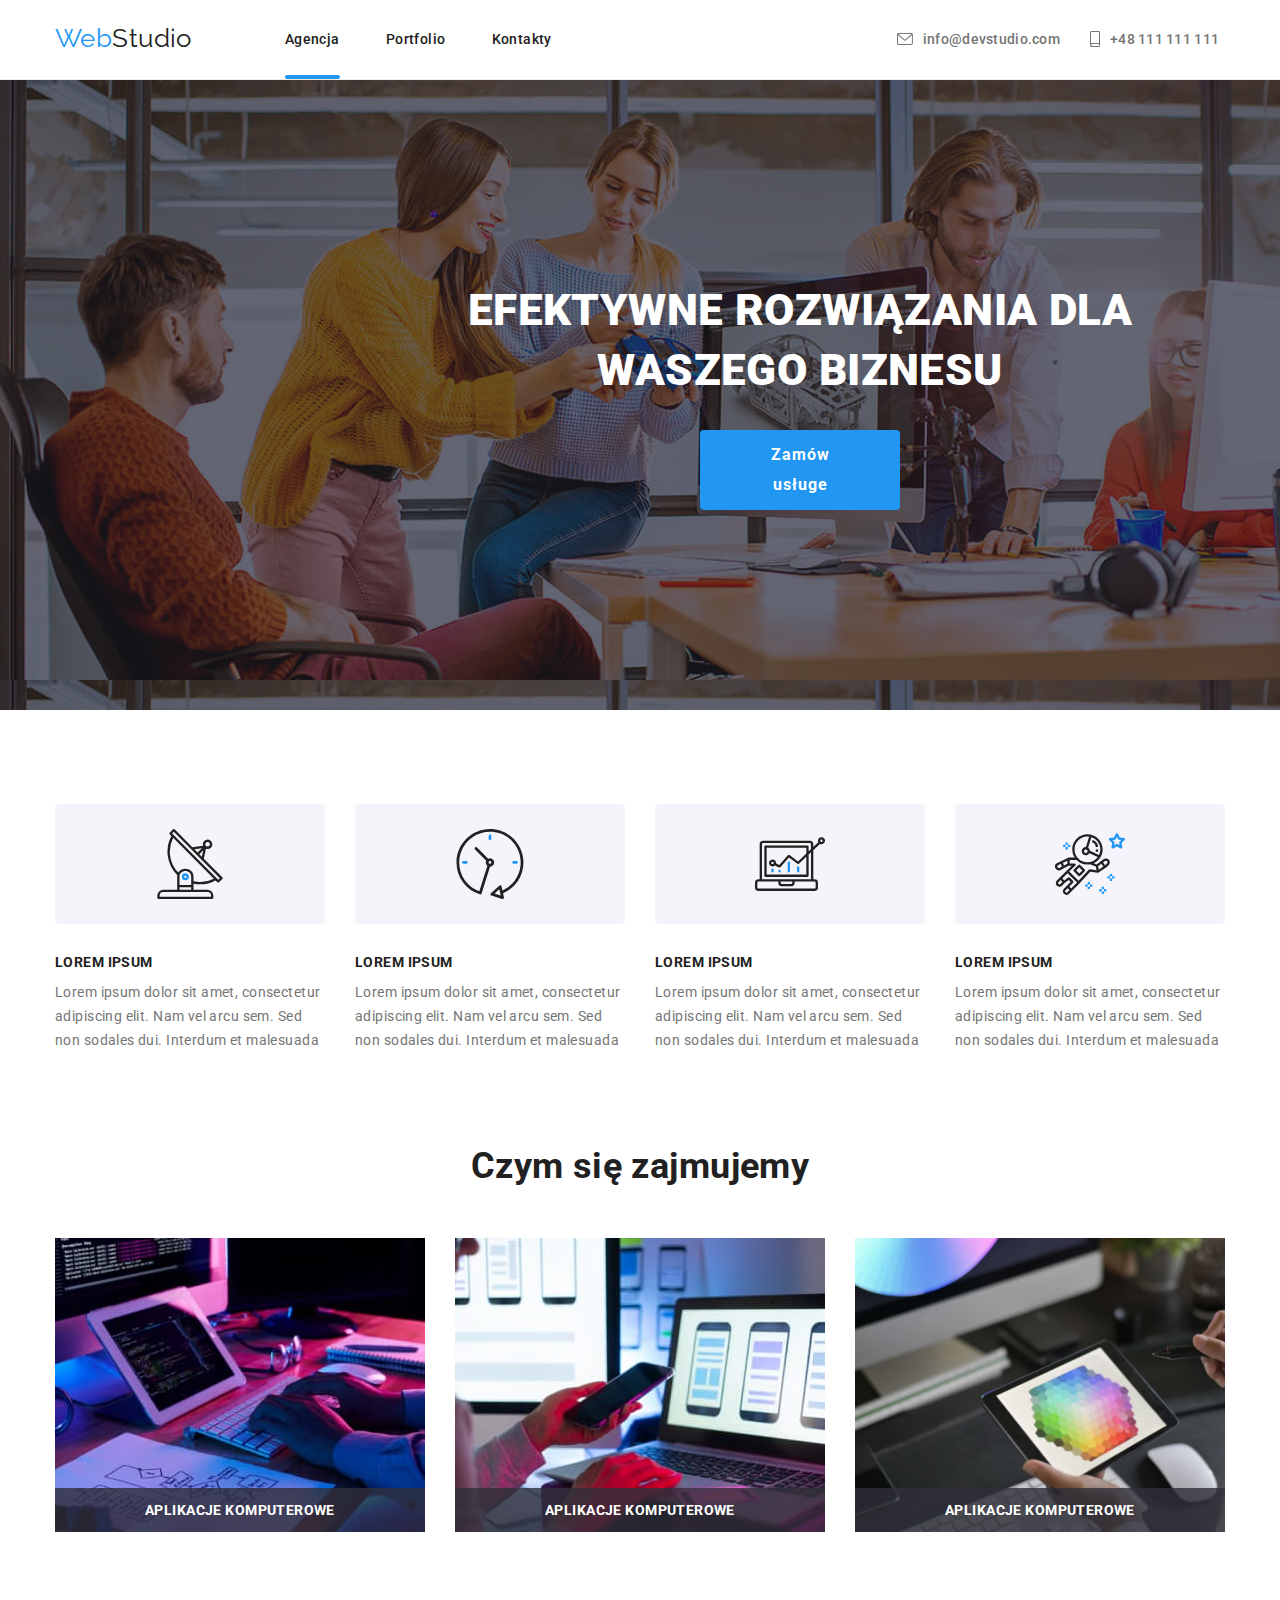
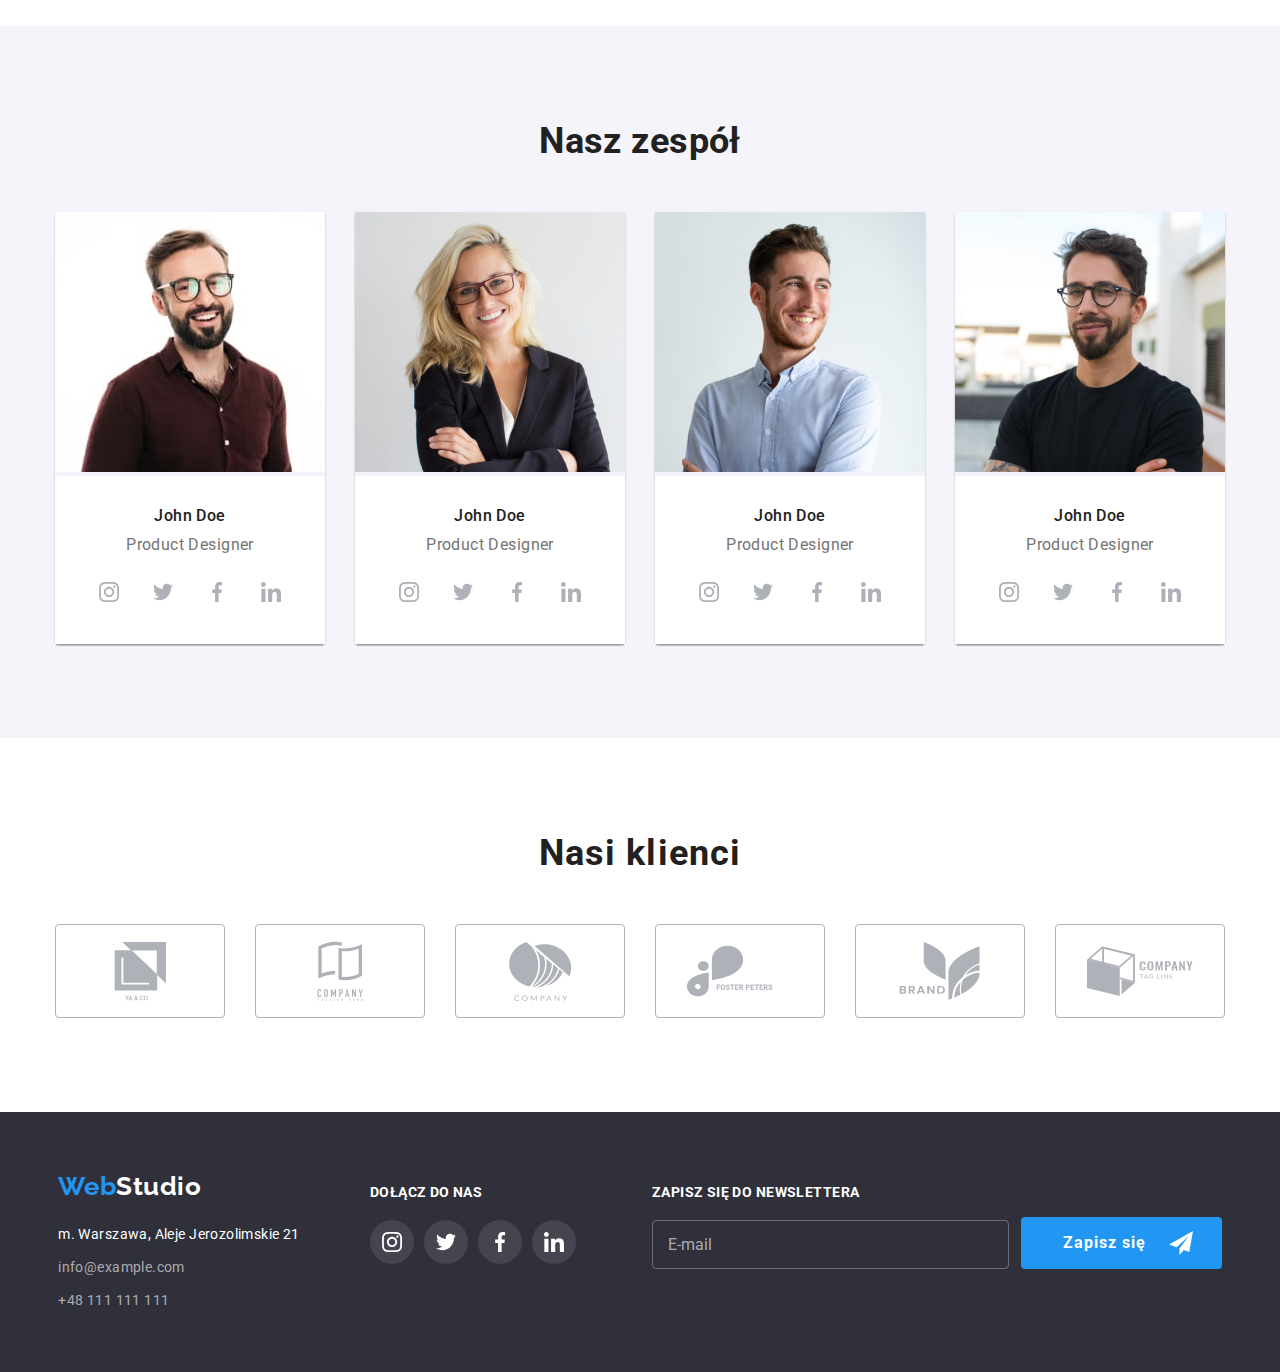
<file: index.html>
<!DOCTYPE html>
<html lang="pl">
  <head>
    <meta charset="UTF-8" />
    <meta http-equiv="X-UA-Compatible" content="IE=edge" />
    <meta name="viewport" content="width=device-width, initial-scale=1.0" />
    <title>Main page</title>
    <link rel="stylesheet" href="css/normalize.css" />
    <link rel="stylesheet" href="css/style.css" />
    <link rel="preconnect" href="https://fonts.googleapis.com" />
    <link rel="preconnect" href="https://fonts.gstatic.com" crossorigin />
    <link
      href="https://fonts.googleapis.com/css2?family=Raleway:wght@700&family=Roboto:wght@400;500;700;900&display=swap"
      rel="stylesheet"
    />
  </head>

  <body>
    <header class="header">
      <div class="container">
        <nav class="navigation">
          <ul class="nav-links">
            <li>
              <a href="index.html" class="logo"
                >Web<span class="logo--header">Studio</span></a
              >
            </li>
            <li>
              <a href="index.html" class="link link--space">
                <p class="link__underline">Agencja</p></a
              >
            </li>
            <li>
              <a href="portfolio.html" class="link link--space">Portfolio</a>
            </li>
            <li>
              <a href="" class="link link--last-item">Kontakty</a>
            </li>
          </ul>
          <ul class="nav-contacts nav-contacts--space">
            <li class="nav-contact">
              <a class="nav-contact__link" href="mailto:info@devstudio.com">
                <svg
                  class="nav-contact__link--space-icon"
                  width="16px"
                  height="12px"
                >
                  <use href="images/icons.svg#icon-envelope"></use>
                </svg>
                info@devstudio.com</a
              >
            </li>
            <li class="nav-contact">
              <a class="nav-contact__link" href="tel:+48111111111"
                ><svg
                  class="nav-contact__link--space-icon"
                  width="10px"
                  height="16px"
                >
                  <use href="images/icons.svg#icon-smartphone"></use>
                </svg>
                +48 111 111 111</a
              >
            </li>
          </ul>
        </nav>
      </div>
    </header>
    <main>
      <section>
        <div class="container-main main-section">
          <h1 class="main-section__text">
            EFEKTYWNE ROZWIĄZANIA DLA WASZEGO BIZNESU
          </h1>
          <button class="main-section__btn" data-modal-open type="button">
            Zamów usługe
          </button>
        </div>
      </section>
      <section>
        <ul class="container section-information">
          <li class="section-information-box">
            <div class="section-information-box__image">
              <svg
                class="section-information-box__image--position"
                width="70px"
                height="70px"
              >
                <use href="images/icons.svg#icon-antenna"></use>
              </svg>
            </div>
            <h3 class="section-information-box__title">LOREM IPSUM</h3>
            <p class="section-information-box__text">
              Lorem ipsum dolor sit amet, consectetur adipiscing elit. Nam vel
              arcu sem. Sed non sodales dui. Interdum et malesuada
            </p>
          </li>
          <li class="section-information-box">
            <div class="section-information-box__image">
              <svg
                class="section-information-box__image--position"
                width="70px"
                height="70px"
              >
                <use href="images/icons.svg#icon-clock"></use>
              </svg>
            </div>
            <h3 class="section-information-box__title">LOREM IPSUM</h3>
            <p class="section-information-box__text">
              Lorem ipsum dolor sit amet, consectetur adipiscing elit. Nam vel
              arcu sem. Sed non sodales dui. Interdum et malesuada
            </p>
          </li>
          <li class="section-information-box">
            <div class="section-information-box__image">
              <svg
                class="section-information-box__image--position"
                width="70px"
                height="70px"
              >
                <use href="images/icons.svg#icon-diagram"></use>
              </svg>
            </div>
            <h3 class="section-information-box__title">LOREM IPSUM</h3>
            <p class="section-information-box__text">
              Lorem ipsum dolor sit amet, consectetur adipiscing elit. Nam vel
              arcu sem. Sed non sodales dui. Interdum et malesuada
            </p>
          </li>
          <li class="section-information-box">
            <div class="section-information-box__image">
              <svg
                class="section-information-box__image--position"
                width="70px"
                height="70px"
              >
                <use href="images/icons.svg#icon-astronaut"></use>
              </svg>
            </div>
            <h3 class="section-information-box__title">LOREM IPSUM</h3>
            <p class="section-information-box__text">
              Lorem ipsum dolor sit amet, consectetur adipiscing elit. Nam vel
              arcu sem. Sed non sodales dui. Interdum et malesuada
            </p>
          </li>
        </ul>
      </section>
      <section>
        <div class="container section-description">
          <h2 class="section-description__title">Czym się zajmujemy</h2>
          <ul class="section-description-imgbox">
            <li class="section-description-imgbox-item">
              <img
                class="section-description-imgbox-item__img"
                src="images/box1.jpg"
                width="370"
                height="294"
                alt="box1"
              />
              <div class="section-description-imgbox-item__text">
                <p>APLIKACJE KOMPUTEROWE</p>
              </div>
            </li>
            <li class="section-description-imgbox-item">
              <img
                class="section-description-imgbox-item__img"
                src="images/box2.jpg"
                width="370"
                height="294"
                alt="box1"
              />
              <div class="section-description-imgbox-item__text">
                <p>APLIKACJE KOMPUTEROWE</p>
              </div>
            </li>
            <li class="section-description-imgbox-item">
              <img
                class="section-description-imgbox-item__img"
                src="images/box3.jpg"
                width="370"
                height="294"
                alt="box1"
              />
              <div class="section-description-imgbox-item__text">
                <p>APLIKACJE KOMPUTEROWE</p>
              </div>
            </li>
          </ul>
        </div>
      </section>
      <section class="section-team--bg-color">
        <div class="container section-team">
          <h2 class="section-team__title">Nasz zespół</h2>
          <ul class="team-members">
            <li>
              <figure class="team-member__foto">
                <img
                  src="images/productdesigner.jpg"
                  width="270"
                  height="260"
                  alt="Product designer"
                />
                <figcaption class="team-member__information">
                  <span class="team-member__information--name">John Doe</span>
                  <p class="team-member__information--work-position">
                    Product Designer
                  </p>
                  <ul class="team-member-social-links">
                    <li>
                      <a class="team-member-social-links__img" href="#">
                        <svg svg width="20px" height="20px">
                          <use href="images/icons.svg#icon-instagram"></use>
                        </svg>
                      </a>
                    </li>
                    <li>
                      <a class="team-member-social-links__img" href="#">
                        <svg svg width="20px" height="20px">
                          <use href="images/icons.svg#icon-twitter"></use>
                        </svg>
                      </a>
                    </li>
                    <li>
                      <a class="team-member-social-links__img" href="#">
                        <svg svg width="20px" height="20px">
                          <use href="images/icons.svg#icon-facebook"></use>
                        </svg>
                      </a>
                    </li>
                    <li>
                      <a class="team-member-social-links__img" href="#">
                        <svg svg width="20px" height="20px">
                          <use href="images/icons.svg#icon-linkedin"></use>
                        </svg>
                      </a>
                    </li>
                  </ul>
                </figcaption>
              </figure>
            </li>
            <li>
              <figure class="team-member__foto">
                <img
                  src="images/frontendeveloper.jpg"
                  width="270"
                  height="260"
                  alt="Product designer"
                />
                <figcaption class="team-member__information">
                  <span class="team-member__information--name">John Doe</span>
                  <p class="team-member__information--work-position">
                    Product Designer
                  </p>
                  <ul class="team-member-social-links">
                    <li>
                      <a class="team-member-social-links__img" href="#">
                        <svg svg width="20px" height="20px">
                          <use href="images/icons.svg#icon-instagram"></use>
                        </svg>
                      </a>
                    </li>
                    <li>
                      <a class="team-member-social-links__img" href="#">
                        <svg svg width="20px" height="20px">
                          <use href="images/icons.svg#icon-twitter"></use>
                        </svg>
                      </a>
                    </li>
                    <li>
                      <a class="team-member-social-links__img" href="#">
                        <svg svg width="20px" height="20px">
                          <use href="images/icons.svg#icon-facebook"></use>
                        </svg>
                      </a>
                    </li>
                    <li>
                      <a class="team-member-social-links__img" href="#">
                        <svg svg width="20px" height="20px">
                          <use href="images/icons.svg#icon-linkedin"></use>
                        </svg>
                      </a>
                    </li>
                  </ul>
                </figcaption>
              </figure>
            </li>
            <li>
              <figure class="team-member__foto">
                <img
                  src="images/marketing.jpg"
                  width="270"
                  height="260"
                  alt="Product designer"
                />
                <figcaption class="team-member__information">
                  <span class="team-member__information--name">John Doe</span>
                  <p class="team-member__information--work-position">
                    Product Designer
                  </p>
                  <ul class="team-member-social-links">
                    <li>
                      <a class="team-member-social-links__img" href="#">
                        <svg svg width="20px" height="20px">
                          <use href="images/icons.svg#icon-instagram"></use>
                        </svg>
                      </a>
                    </li>
                    <li>
                      <a class="team-member-social-links__img" href="#">
                        <svg svg width="20px" height="20px">
                          <use href="images/icons.svg#icon-twitter"></use>
                        </svg>
                      </a>
                    </li>
                    <li>
                      <a class="team-member-social-links__img" href="#">
                        <svg svg width="20px" height="20px">
                          <use href="images/icons.svg#icon-facebook"></use>
                        </svg>
                      </a>
                    </li>
                    <li>
                      <a class="team-member-social-links__img" href="#">
                        <svg svg width="20px" height="20px">
                          <use href="images/icons.svg#icon-linkedin"></use>
                        </svg>
                      </a>
                    </li>
                  </ul>
                </figcaption>
              </figure>
            </li>
            <li>
              <figure class="team-member__foto">
                <img
                  src="images/uidesigner.jpg"
                  width="270"
                  height="260"
                  alt="Product designer"
                />
                <figcaption class="team-member__information">
                  <span class="team-member__information--name">John Doe</span>
                  <p class="team-member__information--work-position">
                    Product Designer
                  </p>
                  <ul class="team-member-social-links">
                    <li>
                      <a class="team-member-social-links__img" href="#">
                        <svg svg width="20px" height="20px">
                          <use href="images/icons.svg#icon-instagram"></use>
                        </svg>
                      </a>
                    </li>
                    <li>
                      <a class="team-member-social-links__img" href="#">
                        <svg svg width="20px" height="20px">
                          <use href="images/icons.svg#icon-twitter"></use>
                        </svg>
                      </a>
                    </li>
                    <li>
                      <a class="team-member-social-links__img" href="#">
                        <svg svg width="20px" height="20px">
                          <use href="images/icons.svg#icon-facebook"></use>
                        </svg>
                      </a>
                    </li>
                    <li>
                      <a class="team-member-social-links__img" href="#">
                        <svg svg width="20px" height="20px">
                          <use href="images/icons.svg#icon-linkedin"></use>
                        </svg>
                      </a>
                    </li>
                  </ul>
                </figcaption>
              </figure>
            </li>
          </ul>
        </div>
      </section>
      <section>
        <div class="container section-customers">
          <h2 class="section-customers__title">Nasi klienci</h2>
          <div>
            <ul class="section-customers-box">
              <li class="section-customers-box__item">
                <a href="#">
                  <svg height="60px" width="106px">
                    <use href="images/icons.svg#icon-group"></use>
                  </svg>
                </a>
              </li>
              <li class="section-customers-box__item">
                <a href="#">
                  <svg height="60px" width="106px">
                    <use href="images/icons.svg#icon-group-1"></use>
                  </svg>
                </a>
              </li>
              <li class="section-customers-box__item">
                <a href="#">
                  <svg height="60px" width="106px">
                    <use href="images/icons.svg#icon-group-2"></use>
                  </svg>
                </a>
              </li>
              <li class="section-customers-box__item">
                <a href="#">
                  <svg height="60px" width="106px">
                    <use href="images/icons.svg#icon-group-3"></use>
                  </svg>
                </a>
              </li>
              <li class="section-customers-box__item">
                <a href="#">
                  <svg height="60px" width="106px">
                    <use href="images/icons.svg#icon-group-4"></use>
                  </svg>
                </a>
              </li>
              <li class="section-customers-box__item">
                <a href="#">
                  <svg height="60px" width="106px">
                    <use href="images/icons.svg#icon-group-5"></use>
                  </svg>
                </a>
              </li>
            </ul>
          </div>
        </div>
      </section>
    </main>
    <footer class="footer footer--bg-footer container">
      <div class="footer-contactsbox footer-contactsbox--spaces">
        <a href="index.html" class="logo"
          >Web<span class="logo--footer">Studio</span></a
        >
        <address>
          <ul class="footer-contacts footer-contacts--spaces">
            <li class="footer-contacts__adress">
              <p class="footer-contacts__adress--spaces">
                m. Warszawa, Aleje Jerozolimskie 21
              </p>
            </li>
            <li class="footer-contacts__link--spaces">
              <a class="footer-contacts__link" href="mailto:info@example.com"
                >info@example.com</a
              >
            </li>
            <li class="footer-contacts__link--spaces">
              <a class="footer-contacts__link" href="tel:+48111111111"
                >+48 111 111 111</a
              >
            </li>
          </ul>
        </address>
      </div>
      <div class="footer-socialbox footer-socialbox--spaces">
        <p class="footer-socialbox-text">DOŁĄCZ DO NAS</p>
        <ul class="footer-socialbox-linksbox">
          <li>
            <a class="footer-socialbox-linksbox__link" href="#">
              <svg width="20px" height="20px">
                <use href="images/icons.svg#icon-instagram"></use>
              </svg>
            </a>
          </li>
          <li>
            <a class="footer-socialbox-linksbox__link" href="#">
              <svg width="20px" height="20px">
                <use href="images/icons.svg#icon-twitter"></use>
              </svg>
            </a>
          </li>
          <li>
            <a class="footer-socialbox-linksbox__link" href="#">
              <svg width="20px" height="20px">
                <use href="images/icons.svg#icon-facebook"></use>
              </svg>
            </a>
          </li>
          <li>
            <a class="footer-socialbox-linksbox__link" href="#">
              <svg width="20px" height="20px">
                <use href="images/icons.svg#icon-linkedin"></use>
              </svg>
            </a>
          </li>
        </ul>
      </div>
      <form class="form-footer form-footer--spaces" action="#">
        <div class="form-footer-emailnewsletter">
          <label for="email">
            <p class="form-footer-emailnewsletter__text">
              Zapisz się do newslettera
            </p>
            <input
              class="form-footer-emailnewsletter__input-area"
              type="email"
              id="email"
              name="emailnewsletter"
              placeholder="E-mail"
              required
            />
          </label>
          <button type="submit" class="form-footer-emailnewsletter__btn">
            Zapisz&nbsp;się
            <svg
              class="form-footer-emailnewsletter__btn--positionsvg"
              width="24px"
              height="24px"
            >
              <use href="images/icons.svg#icon-icon-send"></use>
            </svg>
          </button>
        </div>
      </form>
    </footer>
    <div class="modal modal--is-hidden" data-modal>
      <div class="modal-window">
        <form action="#" validate class="modal-window-form">
          <h2 class="modal-window-form__title">
            Zostaw swoje dane w formularzu poniżej
          </h2>
          <div class="modal-window-form-mainpart">
            <div class="modal-window-form-mainpart-box">
              <label for="name">
                <p class="modal-window-form-mainpart-box__text">Imie</p>
                <div class="modal-window-form-mainpart-box-inputbox">
                  <svg
                    class="modal-window-form-mainpart-box-inputbox__svg"
                    width="12px"
                    height="12px"
                  >
                    <use href="images/icons.svg#icon-person"></use>
                  </svg>
                  <input
                    class="modal-window-form-mainpart-box-inputbox__inputarea"
                    id="name"
                    type="text"
                    name="name"
                    pattern="[a-zA-Z0-9\s]+"
                    required
                    placeholder=""
                  />
                </div>
              </label>
            </div>
            <div class="modal-window-form-mainpart-box">
              <label for="telefon">
                <p class="modal-window-form-mainpart-box__text">Telefon</p>
                <div class="modal-window-form-mainpart-box-inputbox">
                  <svg
                    class="modal-window-form-mainpart-box-inputbox__svg"
                    width="13px"
                    height="13px"
                  >
                    <use href="images/icons.svg#icon-tel-1"></use>
                  </svg>
                  <input
                    class="modal-window-form-mainpart-box-inputbox__inputarea"
                    id="telefon"
                    type="text"
                    name="customer_tel"
                    pattern="[7-9]{1}[0-9]{8}"
                    title="Phone number with 7-9 and remaing 9 digit with 0-9"
                    required
                    placeholder=""
                  />
                </div>
              </label>
            </div>
            <div class="modal-window-form-mainpart-box">
              <label for="email_form">
                <p class="modal-window-form-mainpart-box__text">Email</p>
                <div class="modal-window-form-mainpart-box-inputbox">
                  <svg
                    class="modal-window-form-mainpart-box-inputbox__svg"
                    width="15px"
                    height="12px"
                  >
                    <use href="images/icons.svg#icon-letter-2"></use>
                  </svg>
                  <input
                    class="modal-window-form-mainpart-box-inputbox__inputarea"
                    id="email_form"
                    type="email"
                    name="customer_mail"
                    required
                    placeholder=""
                  />
                </div>
              </label>
            </div>
            <div class="modal-window-form-mainpart-box">
              <label for="comments">
                <p class="modal-window-form-mainpart-box__text">Komentarz</p>
              </label>
              <textarea
                class="modal-window-form-mainpart-box__textarea"
                name=""
                rows="8"
                id="comments"
                type="textarea"
                name="customer_comments"
                placeholder="Wprowadź tekst"
              >
              </textarea>
            </div>
          </div>
          <label class="modal-window-form-chekbox" for="checkbox_form">
            <input
              class="modal-window-form-chekbox__input"
              id="checkbox_form"
              type="checkbox"
              name="customeragreement"
            />
            <svg class="modal-window-form-chekbox__svg" width="16px" height="15px">
              <use href="images/icons.svg#icon-check"></use>
            </svg>
            Oświadczam iż akceptuję&nbsp;<a class="modal-window-form-chekbox_link" href="#">Regulamin</a
            >&nbsp;i&nbsp;<a class="modal-window-form-chekbox_link" href="#">Politykę Prywatności.</a>
          </label>
          <button class="modal-window-form-btn" type="submit">Wyślij</button>
        </form>
        <button class="modal-window-closebtn" data-modal-close>
          &times;
        </button>
      </div>
    </div>
    <script src="./js/modal.js"></script>
  </body>
</html>
</file>
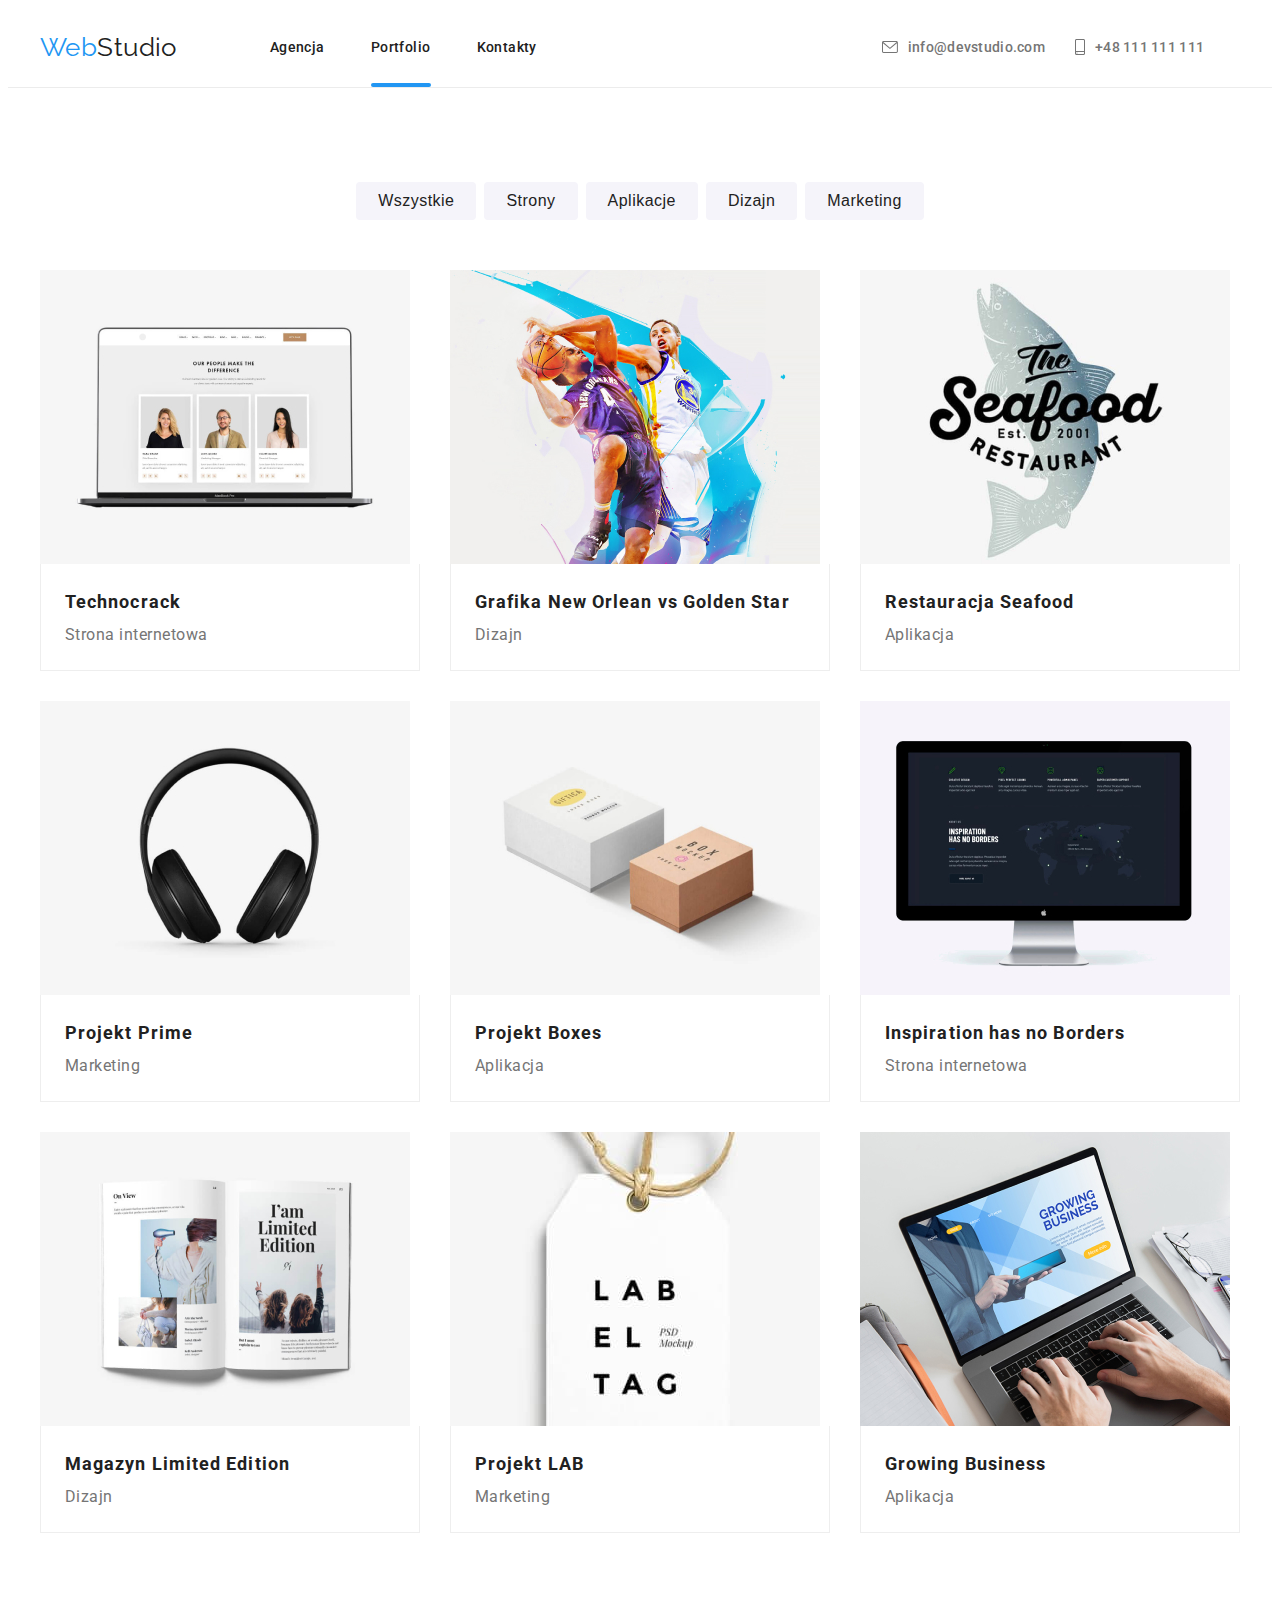
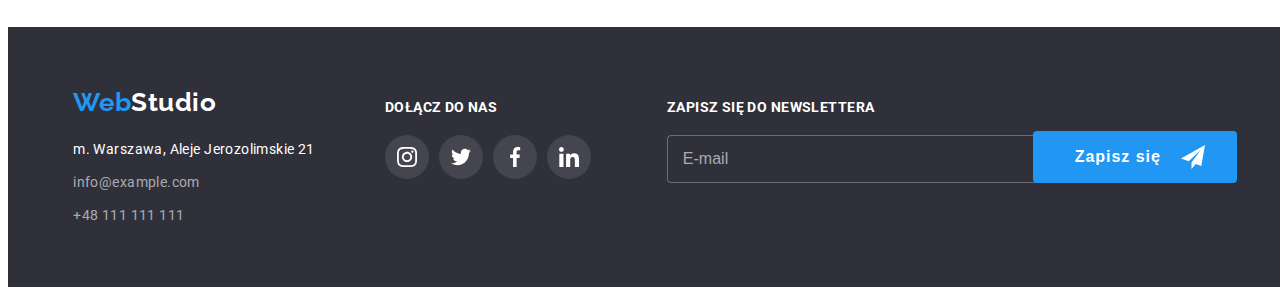
<file: portfolio.html>
<!DOCTYPE html>
<html lang="pl">
  <head>
    <meta charset="UTF-8" />
    <meta http-equiv="X-UA-Compatible" content="IE=edge" />
    <meta name="viewport" content="width=device-width, initial-scale=1.0" />
    <title>Portfolio</title>
    <link
      rel="stylesheet"
      href="https://cdnjs.cloudflare.com/ajax/libs/modern-normalize/1.1.0/modern-normalize.min.css"
      integrity="sha512-wpPYUAdjBVSE4KJnH1VR1HeZfpl1ub8YT/NKx4PuQ5NmX2tKuGu6U/JRp5y+Y8XG2tV+wKQpNHVUX03MfMFn9Q=="
      crossorigin="anonymous"
      referrerpolicy="no-referrer"
    />
    <link rel="stylesheet" href="css/style.css" />
    <link rel="preconnect" href="https://fonts.googleapis.com" />
    <link rel="preconnect" href="https://fonts.gstatic.com" crossorigin />
    <link
      href="https://fonts.googleapis.com/css2?family=Raleway:wght@700&family=Roboto:wght@400;500;700;900&display=swap"
      rel="stylesheet"
    />
  </head>
  <body>
    <header class="header">
      <div class="container">
        <nav class="navigation">
          <ul class="nav-links">
            <li>
              <a href="index.html" class="logo"
                >Web<span class="logo--header">Studio</span></a
              >
            </li>
            <li>
              <a href="index.html" class="link link--space"> Agencja</a>
            </li>
            <li>
              <a href="portfolio.html" class="link link--space">
                <p class="link__underline">Portfolio</p>
              </a>
            </li>
            <li>
              <a href="" class="link link--last-item">Kontakty</a>
            </li>
          </ul>
          <ul class="nav-contacts nav-contacts--space">
            <li class="nav-contact">
              <a class="nav-contact__link" href="mailto:info@devstudio.com">
                <svg
                  class="nav-contact__link--space-icon"
                  width="16px"
                  height="12px"
                >
                  <use href="images/icons.svg#icon-envelope"></use>
                </svg>
                info@devstudio.com</a
              >
            </li>
            <li class="nav-contact">
              <a class="nav-contact__link" href="tel:+48111111111"
                ><svg
                  class="nav-contact__link--space-icon"
                  width="10px"
                  height="16px"
                >
                  <use href="images/icons.svg#icon-smartphone"></use>
                </svg>
                +48 111 111 111</a
              >
            </li>
          </ul>
        </nav>
      </div>
    </header>
    <main>
      <section>
        <div class="container portfolio">
          <ul class="portfolio-btns">
            <li>
              <button class="portfolio-btns__btn" type="button">
                Wszystkie
              </button>
            </li>
            <li>
              <button class="portfolio-btns__btn" type="button">Strony</button>
            </li>
            <li>
              <button class="portfolio-btns__btn" type="button">
                Aplikacje
              </button>
            </li>
            <li>
              <button class="portfolio-btns__btn" type="button">Dizajn</button>
            </li>
            <li>
              <button class="portfolio-btns__btn" type="button">
                Marketing
              </button>
            </li>
          </ul>
          <ul class="portfolio-gridfotos">
            <li class="portfolio-slide">
              <figure class="portfolio-figure">
                <div class="portfolio-figure__hidden-window">
                  <p>
                    Technocrack jest popularną platformą wykorzystywaną do
                    rozpowszechniania koronawirusa. Firmy wykorzystują tę
                    platformę do celów szpiegowskich i ataków na
                    niezabezpieczone serwery konkurencji
                  </p>
                </div>
                <img
                  class="portfolio-figure__img"
                  src="images/technocrack.jpg"
                  alt="Technocrack"
                  width="370"
                  height="294"
                />
                <figcaption class="portfolio-figure__text">
                  <p>Technocrack</p>
                  <span>Strona internetowa</span>
                </figcaption>
              </figure>
            </li>
            <li class="portfolio-slide">
              <figure class="portfolio-figure">
                <div class="portfolio-figure__hidden-window">
                  <p class="text-under-portfolio-fotos">
                    Technocrack jest popularną platformą wykorzystywaną do
                    rozpowszechniania koronawirusa. Firmy wykorzystują tę
                    platformę do celów szpiegowskich i ataków na
                    niezabezpieczone serwery konkurencji
                  </p>
                </div>
                <img
                  class="portfolio-figure__img"
                  src="images/grafikaneworleanvsgoldenstar.jpg"
                  alt=" Grafika New Orlean vs Golden Star"
                  width="370"
                  height="294"
                />
                <figcaption class="portfolio-figure__text">
                  <p>Grafika New Orlean vs Golden Star</p>
                  <span>Dizajn</span>
                </figcaption>
              </figure>
            </li>
            <li class="portfolio-slide">
              <figure class="portfolio-figure">
                <div class="portfolio-figure__hidden-window">
                  <p class="text-under-portfolio-fotos">
                    Technocrack jest popularną platformą wykorzystywaną do
                    rozpowszechniania koronawirusa. Firmy wykorzystują tę
                    platformę do celów szpiegowskich i ataków na
                    niezabezpieczone serwery konkurencji
                  </p>
                </div>
                <img
                  class="portfolio-figure__img"
                  src="images/restauracjaseafood.jpg"
                  alt="Restauracja Seafood"
                  width="370"
                  height="294"
                />
                <figcaption class="portfolio-figure__text">
                  <p>Restauracja Seafood</p>
                  <span> Aplikacja</span>
                </figcaption>
              </figure>
            </li>
            <li class="portfolio-slide">
              <figure class="portfolio-figure">
                <div class="portfolio-figure__hidden-window">
                  <p class="text-under-portfolio-fotos">
                    Technocrack jest popularną platformą wykorzystywaną do
                    rozpowszechniania koronawirusa. Firmy wykorzystują tę
                    platformę do celów szpiegowskich i ataków na
                    niezabezpieczone serwery konkurencji
                  </p>
                </div>
                <img
                  class="portfolio-figure__img"
                  src="images/projektprime.jpg"
                  alt="Projekt Prime"
                  width="370"
                  height="294"
                />
                <figcaption class="portfolio-figure__text">
                  <p>Projekt Prime</p>
                  <span>Marketing</span>
                </figcaption>
              </figure>
            </li>
            <li class="portfolio-slide">
              <figure class="portfolio-figure">
                <div class="portfolio-figure__hidden-window">
                  <p class="text-under-portfolio-fotos">
                    Technocrack jest popularną platformą wykorzystywaną do
                    rozpowszechniania koronawirusa. Firmy wykorzystują tę
                    platformę do celów szpiegowskich i ataków na
                    niezabezpieczone serwery konkurencji
                  </p>
                </div>
                <img
                  class="portfolio-figure__img"
                  src="images/projektboxes.jpg"
                  alt="Projekt Boxes"
                  width="370"
                  height="294"
                />
                <figcaption class="portfolio-figure__text">
                  <p>Projekt Boxes</p>
                  <span>Aplikacja</span>
                </figcaption>
              </figure>
            </li>
            <li class="portfolio-slide">
              <figure class="portfolio-figure">
                <div class="portfolio-figure__hidden-window">
                  <p class="text-under-portfolio-fotos">
                    Technocrack jest popularną platformą wykorzystywaną do
                    rozpowszechniania koronawirusa. Firmy wykorzystują tę
                    platformę do celów szpiegowskich i ataków na
                    niezabezpieczone serwery konkurencji
                  </p>
                </div>
                <img
                  class="portfolio-figure__img"
                  src="images/inspirationhasnoborders.jpg"
                  alt="Inspiration has no Borders"
                  width="370"
                  height="294"
                />
                <figcaption class="portfolio-figure__text">
                  <p>Inspiration has no Borders</p>
                  <span> Strona internetowa </span>
                </figcaption>
              </figure>
            </li>
            <li class="portfolio-slide">
              <figure class="portfolio-figure">
                <div class="portfolio-figure__hidden-window">
                  <p class="text-under-portfolio-fotos">
                    Technocrack jest popularną platformą wykorzystywaną do
                    rozpowszechniania koronawirusa. Firmy wykorzystują tę
                    platformę do celów szpiegowskich i ataków na
                    niezabezpieczone serwery konkurencji
                  </p>
                </div>
                <img
                  class="portfolio-figure__img"
                  src="images/magazynlimitededition.jpg"
                  alt="Magazyn Limited Edition"
                  width="370"
                  height="294"
                />
                <figcaption class="portfolio-figure__text">
                  <p>Magazyn Limited Edition</p>
                  <span> Dizajn</span>
                </figcaption>
              </figure>
            </li>
            <li class="portfolio-slide">
              <figure class="portfolio-figure">
                <div class="portfolio-figure__hidden-window">
                  <p class="text-under-portfolio-fotos">
                    Technocrack jest popularną platformą wykorzystywaną do
                    rozpowszechniania koronawirusa. Firmy wykorzystują tę
                    platformę do celów szpiegowskich i ataków na
                    niezabezpieczone serwery konkurencji
                  </p>
                </div>
                <img
                  class="portfolio-figure__img"
                  src="images/projektlab.jpg"
                  alt="Projekt LAB"
                  width="370"
                  height="294"
                />
                <figcaption class="portfolio-figure__text">
                  <p>Projekt LAB</p>
                  <span>Marketing</span>
                </figcaption>
              </figure>
            </li>
            <li class="portfolio-slide">
              <figure class="portfolio-figure">
                <div class="portfolio-figure__hidden-window">
                  <p class="text-under-portfolio-fotos">
                    Technocrack jest popularną platformą wykorzystywaną do
                    rozpowszechniania koronawirusa. Firmy wykorzystują tę
                    platformę do celów szpiegowskich i ataków na
                    niezabezpieczone serwery konkurencji
                  </p>
                </div>
                <img
                  class="portfolio-figure__img"
                  src="images/growingbusiness.jpg"
                  alt="Growing Business"
                  width="370"
                  height="294"
                />
                <figcaption class="portfolio-figure__text">
                  <p>Growing Business</p>
                  <span> Aplikacja </span>
                </figcaption>
              </figure>
            </li>
          </ul>
        </div>
      </section>
    </main>
    <footer class="footer footer--bg-footer container">
      <div class="footer-contactsbox footer-contactsbox--spaces">
        <a href="index.html" class="logo"
          >Web<span class="logo--footer">Studio</span></a
        >
        <address>
          <ul class="footer-contacts footer-contacts--spaces">
            <li class="footer-contacts__adress">
              <p class="footer-contacts__adress--spaces">
                m. Warszawa, Aleje Jerozolimskie 21
              </p>
            </li>
            <li class="footer-contacts__link--spaces">
              <a class="footer-contacts__link" href="mailto:info@example.com"
                >info@example.com</a
              >
            </li>
            <li class="footer-contacts__link--spaces">
              <a class="footer-contacts__link" href="tel:+48111111111"
                >+48 111 111 111</a
              >
            </li>
          </ul>
        </address>
      </div>
      <div class="footer-socialbox footer-socialbox--spaces">
        <p class="footer-socialbox-text">DOŁĄCZ DO NAS</p>
        <ul class="footer-socialbox-linksbox">
          <li>
            <a class="footer-socialbox-linksbox__link" href="#">
              <svg width="20px" height="20px">
                <use href="images/icons.svg#icon-instagram"></use>
              </svg>
            </a>
          </li>
          <li>
            <a class="footer-socialbox-linksbox__link" href="#">
              <svg width="20px" height="20px">
                <use href="images/icons.svg#icon-twitter"></use>
              </svg>
            </a>
          </li>
          <li>
            <a class="footer-socialbox-linksbox__link" href="#">
              <svg width="20px" height="20px">
                <use href="images/icons.svg#icon-facebook"></use>
              </svg>
            </a>
          </li>
          <li>
            <a class="footer-socialbox-linksbox__link" href="#">
              <svg width="20px" height="20px">
                <use href="images/icons.svg#icon-linkedin"></use>
              </svg>
            </a>
          </li>
        </ul>
      </div>
      <form class="form-footer form-footer--spaces" action="#">
        <div class="form-footer-emailnewsletter">
          <label for="email">
            <p class="form-footer-emailnewsletter__text">
              Zapisz się do newslettera
            </p>
            <input
              class="form-footer-emailnewsletter__input-area"
              type="email"
              id="email"
              name="emailnewsletter"
              placeholder="E-mail"
              required
            />
          </label>
          <button type="submit" class="form-footer-emailnewsletter__btn">
            Zapisz&nbsp;się
            <svg
              class="form-footer-emailnewsletter__btn--positionsvg"
              width="24px"
              height="24px"
            >
              <use href="images/icons.svg#icon-icon-send"></use>
            </svg>
          </button>
        </div>
      </form>
    </footer>
  </body>
</html>
</file>
<file: css/style.css>
/* common styles css for parts body, header and footer 
in files index.html and porfolio.html */
.container {
  width: 1200px;
  margin: auto;
  padding: 0px 15px;
}

ul {
  list-style: none;
  padding: 0px;
  margin: 0px;
}

/* body */
:root {
  --text-color: #212121;
  --background-color: white;
  --text-selection-color: red;
  --background-selection-color: chartreuse;
  --transition: 250ms cubic-bezier(0.4, 0, 0.2, 1);
}

*::selection {
  color: var(--text-selection-color);
  background-color: var(--background-selection-color);
}

body {
  font-family: "Roboto", sans-serif;
  color: var(--text-color);
  background-color: var(--background-color);
  font-size: 14px;
  letter-spacing: 0.03em;
}

/* header */
.header {
  border: solid 1px;
  border-top-style: none;
  border-right-style: none;
  border-left-style: none;
  border-bottom-color: #ececec;
}
.navigation {
  display: flex;
  padding-top: 24px;
  padding-bottom: 25px;
}

.nav-links {
  display: flex;
  justify-content: space-between;
  padding: 0px;
  margin: 0px;
  align-items: center;
}

.logo {
  font-family: "Raleway", sans-serif;
  font-size: 26px;
  text-decoration: none;
  color: inherit;
  margin-right: 93px;
  color: #2196f3;
}

.logo--header {
  color: var(--text-color);
}

.link {
  text-decoration: none;
  color: inherit;
  font-weight: 500;

  display: block;
}

.link__underline {
  margin: 0;
  position: relative;
}

.link--space {
  margin-right: 46px;
}

.link--last-item {
  margin-right: 0px;
}

.link__underline::after {
  content: "";
  position: absolute;
  background-color: rgba(33, 150, 243, 1);
  display: block;
  width: 100%;
  height: 4px;
  border-radius: 2px;
  bottom: -32px;
}

.link:hover,
.link:focus {
  color: #2196f3;
  transition: var(--transition);
}

.nav-contacts {
  display: flex;
  padding: 0px;
  margin: 0px;
}
.nav-contacts--space {
  margin-left: 345px;
}

.nav-contact {
  margin-right: 30px;
  display: flex;
  align-items: center;
  letter-spacing: 0.02em;
}

.nav-contact__link {
  text-decoration: none;
  display: flex;
  align-items: center;
  font-weight: 500;
  color: #757575;
  cursor: pointer;
  fill: #757575;
  transition: var(--transition);
}

.nav-contact__link--space-icon {
  margin-right: 10px;
}

.nav-contact:last-child {
  margin-right: 0px;
}

.nav-contacts a:hover,
.nav-contacts a:focus {
  fill: #2196f3;
  color: #2196f3;
}

/* footer */

.footer {
  display: flex;
  color: white;
  font-weight: 700;
  justify-content: center;
}

.footer--bg-footer {
  background-color: #2f303a;
  width: 100%;
  height: 100%;
}

.footer-contactsbox {
  display: flex;
  flex-direction: column;
}

.footer-contactsbox--spaces {
  padding-top: 60px;
  padding-bottom: 60px;
}

.logo--footer {
  color: white;
}

.footer-contacts {
  font-weight: 400;
}
.footer-contacts--spaces {
  margin-top: 20px;
}

.footer-contacts__adress {
  color: #ffffff;
  font-style: normal;
  letter-spacing: 0.03em;
  margin: 0px;
  line-height: 24px;
}

.footer-contacts__adress--spaces {
  margin: 0px 0px 9px;
}

.footer-contacts__link {
  color: rgba(255, 255, 255, 0.6);
  font-style: normal;
  text-decoration: none;
  line-height: 24px;
  display: block;
}

.footer-contacts__link:hover,
.footer-contacts__link:focus {
  color: #2196f3;
  transition: var(--transition);
}

.footer-contacts__link--spaces {
  margin-bottom: 9px;
}

.footer-contacts__link--spaces:last-child {
  margin-bottom: 0px;
}

.footer-socialbox {
  display: flex;
  flex-direction: column;
}
.footer-socialbox--spaces {
  margin-top: 72px;
  margin-left: 70px;
}

.footer-socialbox-text {
  margin: 0;
  margin-bottom: 20px;
}

.footer-socialbox-linksbox__link {
  width: 44px;
  height: 44px;
  justify-content: center;
  align-items: center;
  background-color: rgba(255, 255, 255, 0.1);
  border-radius: 50%;
  display: flex;
  fill: white;
  transition: 250ms;
  transition-timing-function: cubic-bezier(0.4, 0, 0.2, 1);
}

.footer-socialbox-linksbox {
  display: flex;
  gap: 10px;
}

.footer-socialbox-linksbox__link:hover,
.footer-socialbox-linksbox__link:focus {
  background-color: #2196f3;
  transition: 250ms;
  transition-timing-function: cubic-bezier(0.4, 0, 0.2, 1);
}

.form-footer {
  width: 570px;
}

.form-footer--spaces {
  margin-left: 76px;
  margin-top: 72px;
}

.form-footer-emailnewsletter {
  display: flex;
  align-items: flex-end;
  gap: 12px;
}

.form-footer-emailnewsletter__text {
  margin-top: 0px;
  margin-bottom: 20px;
  text-transform: uppercase;
  display: inline-block;
}

.form-footer-emailnewsletter__input-area {
  height: 100%;
  width: 100%;
  line-height: 20px;
  border-radius: 4px;
  outline: none;
  font-size: 16px;
  background-color: transparent;
  border: 1px solid rgba(255, 255, 255, 0.3);
  color: rgba(255, 255, 255, 0.6);
  transition: var(--transition);
  padding: 14px 15px;
}

.form-footer-emailnewsletter__input-area::placeholder {
  color: rgba(255, 255, 255, 0.6);
  line-height: 20px;
  padding-right: 295px;
}

.form-footer-emailnewsletter__text {
  cursor: pointer;
}

.form-footer-emailnewsletter__input-area:focus,
.form-footer-emailnewsletter__input-area:hover {
  box-shadow: 0px 4px 4px rgba(0, 0, 0, 0.15);
}

.form-footer-emailnewsletter__btn {
  position: relative;
  height: 50px;
  background-color: rgba(33, 150, 243, 1);
  border: none;
  border-radius: 4px;
  box-sizing: content-box;
  padding-left: 42px;
  text-align: left;
  padding-right: 76px;
  padding-left: 42px;
  gap: 24px;
  font-size: 16px;
  font-weight: 700;
  letter-spacing: 0.06em;
  color: white;
}

.form-footer-emailnewsletter__btn--positionsvg {
  position: absolute;
  top: 50%;
  left: 0;
  transform: translateY(-50%) translateX(148px);
}

.form-footer-emailnewsletter__btn:hover,
.form-footer-emailnewsletter__btn:focus {
  cursor: pointer;
  box-shadow: 0px 4px 4px rgba(0, 0, 0, 0.15);
  transition: var(--transition);
}

/* styles css for file index.html */

.container-main {
  width: 1600px;
  padding: 0px;
  margin: 0px auto;
  background-image: linear-gradient(
      to right,
      rgba(47, 48, 58, 0.4),
      rgba(47, 48, 58, 0.4)
    ),
    url("../images/main-foto.jpg");
}

.main-section {
  margin: 0px auto;
  padding-top: 200px;
  padding-bottom: 200px;
  display: flex;
  flex-direction: column;
}

.main-section__text {
  font-size: 44px;
  font-weight: 900;
  line-height: 60px;
  color: white;
  width: 696px;
  text-align: center;
  margin: 0px auto 30px;
  text-transform: uppercase;
}

.main-section__btn {
  color: white;
  background-color: #2196f3;
  max-width: 200px;
  min-height: 50px;
  border-radius: 4px;
  font-size: 16px;
  font-weight: 700;
  padding: 10px 41px 10px 42px;
  cursor: pointer;
  margin: 0px auto;
  border: none;
  position: relative;
  letter-spacing: 0.058rem;
  line-height: 30px;
  transition: var(--transition);
}

.main-section__btn:hover,
.main-section__btn:focus {
  box-shadow: 0px 4px 4px rgba(0, 0, 0, 0.15);
}

/* madal-window start*/
.modal--is-hidden {
  pointer-events: none;
  visibility: hidden;
  opacity: 0;
}

.modal {
  position: fixed;
  display: flex;
  top: 0;
  left: 0;
  width: 100%;
  height: 100%;
  background-color: rgba(0, 0, 0, 0.2);
  transition: var(--transition);
}

.modal-window {
  width: 528px;
  height: 581px;
  background-color: white;
  border-radius: 4px;
  box-shadow: 0px 1px 3px rgba(0, 0, 0, 0.12), 0px 1px 1px rgba(0, 0, 0, 0.14),
    0px 2px 1px rgba(0, 0, 0, 0.2);
  justify-content: center;
  align-items: center;
  position: relative;
  margin: auto;
}
.modal-window-form {
  display: flex;
  flex-direction: column;
  width: 448px;
  margin: auto;
}

.modal-window-form__title {
  font-size: 20px;
  margin: 0 auto 12px;
  padding-top: 40px;
}

.modal-window-form-mainpart {
  display: flex;
  flex-direction: column;
  gap: 10px;
  margin-bottom: 20px;
}

.modal-window-form-mainpart-box {
  display: flex;
  flex-direction: column;
  width: inherit;
}

.modal-window-form-mainpart-box__text {
  margin: 0px;
  font-size: 12px;
  margin-bottom: 4px;
  color: rgba(117, 117, 117, 1);
}

.modal-window-form-mainpart-box__text:hover {
  cursor: pointer;
}

.modal-window-form-mainpart-box-inputbox {
  position: relative;
  transition: var(--transition);
}

.modal-window-form-mainpart-box-inputbox__inputarea {
  width: 100%;
  height: 100%;
  padding: 12px 12px 12px 42px;
  border: 1px solid rgba(33, 33, 33, 0.2);
  border-radius: 4px;
  outline: none;
  transition: var(--transition);
  font-size: 12px;
}

.modal-window-form-mainpart-box-inputbox:focus-within {
  fill: #2196f3;
}

.modal-window-form-mainpart-box-inputbox__inputarea:focus-within {
  border: 1px solid rgba(33, 150, 243, 1);
}

.modal-window-form-mainpart-box-inputbox__svg {
  position: absolute;
  top: 50%;
  transform: translateY(-50%);
  margin-left: 15px;
}
.modal-window-form-mainpart-box-inputbox__svg:hover {
  cursor: pointer;
}

.modal-window-form-mainpart-box__textarea {
  width: 100%;
  height: 120px;
  resize: none;
  border: 1px solid rgba(33, 33, 33, 0.2);
  border-radius: 4px;
  outline: none;
  padding: 12px 16px;
  font-size: 12px;
}

.modal-window-form-mainpart-box__textarea::placeholder {
  color: rgba(117, 117, 117, 0.5);
}

.modal-window-form-mainpart-box__textarea:focus-within {
  border: 1px solid rgba(33, 150, 243, 1);
}

.modal-window-form-chekbox {
  display: flex;
  margin: 0 auto 30px;
  position: relative;
  color: rgba(117, 117, 117, 1);
  line-height: 24px;
  align-items: center;
}

.modal-window-form-chekbox:hover {
  cursor: pointer;
}

.modal-window-form-chekbox__input {
  appearance: none;
  width: 16px;
  border: 2px solid #212121;
  border-radius: 2px;
  height: 15px;
  margin-right: 8px;
  transition: var(--transition);
}

.modal-window-form-chekbox__svg {
  position: absolute;
  opacity: 0;
  transition: var(--transition);
}

.modal-window-form-chekbox__input:checked {
  border-color: #2196f3;
}

.modal-window-form-chekbox__input:checked + svg {
  opacity: 1;
}

.modal-window-form-chekbox_link {
  color: rgba(33, 150, 243, 1);
}

.modal-window-form-btn {
  background-color: #2196f3;
  padding: 10px 76px;
  color: white;
  border: none;
  border-radius: 4px;
  display: block;
  margin: auto;
  font-size: 16px;
  letter-spacing: 0.06em;
  font-weight: 700;
  line-height: 30px;
}

.modal-window-form-btn:hover,
.modal-window-form-btn:focus {
  cursor: pointer;
  box-shadow: 0px 4px 4px rgba(0, 0, 0, 0.15);
}

.modal-window-closebtn {
  border: 1px solid rgba(0, 0, 0, 0.1);
  background-color: white;
  height: 30px;
  width: 30px;
  border-radius: 50%;
  padding: 0px;
  font-size: 24px;
  position: absolute;
  top: 8px;
  right: 8px;
}

.modal-window-closebtn:hover {
  cursor: pointer;
}

/* modal-window end*/

.section-information {
  margin: 0px auto;
  padding-top: 94px;
  padding-bottom: 94px;
  display: flex;
  flex-wrap: wrap;
  flex-direction: row;
  gap: 30px;
}

.section-information-box {
  display: flex;
  flex-direction: column;
  align-items: center;
  width: calc((100% - 90px) / 4);
}

.section-information-box__image {
  background-color: #f5f4fa;
  border-radius: 4px;
  width: 100%;
  display: flex;
  align-items: center;
  padding: 25px;
  margin-bottom: 30px;
}

.section-information-box__image--position {
  margin: 0 auto;
}

.section-information-box__title {
  width: 100%;
  padding: 0px;
  margin: 0px;
  font-size: 14px;
  line-height: 16.41px;
  margin: 0px;
  margin-bottom: 10px;
}

.section-information-box__text {
  color: #757575;
  letter-spacing: 0.03em;
  line-height: 24px;
  font-size: 14px;
  margin: 0px;
}

.section-description {
  display: flex;
  flex-direction: column;
  padding-bottom: 94px;
}

.section-description__title {
  font-size: 36px;
  margin: 0px auto;
}

.section-description-imgbox {
  list-style: none;
  display: flex;
  padding-left: 0px;
  margin: 50px auto 0px;
  gap: 30px;
}

.section-description-imgbox-item {
  position: relative;
}

.section-description-imgbox-item__img {
  display: block;
}

.section-description-imgbox-item__text {
  position: absolute;
  width: 100%;
  bottom: 0;
  background-color: rgba(47, 48, 58, 0.8);
  color: white;
  text-align: center;
  font-weight: 700;
}

.section-team--bg-color {
  background-color: #f5f4fa;
}
.section-team {
  display: flex;
  padding-top: 94px;
  padding-bottom: 94px;
  flex-direction: column;
  justify-content: center;
}

.section-team__title {
  font-size: 36px;
  line-height: 42.19px;
  margin: 0px auto 50px;
}

.team-members {
  display: flex;
  gap: 30px;
}
.team-member__foto {
  font-size: 16px;
  color: #757575;
  text-align: center;
  margin: 0px;
  border-bottom-left-radius: 4px;
  border-bottom-right-radius: 4px;
  box-shadow: 0px 1px 3px rgba(0, 0, 0, 0.12), 0px 1px 1px rgba(0, 0, 0, 0.14),
    0px 2px 1px rgba(0, 0, 0, 0.2);
}

.team-member__information {
  padding: 30px 0px 30px;
  background-color: white;
}

.team-member__information--name {
  font-weight: 500;
  display: block;
  margin-bottom: 10px;
  color: #212121;
  line-height: 19px;
}

.team-member__information--work-position {
  font-weight: 400px;
  margin: 0px;
  line-height: 19px;
}

.team-member-social-links {
  display: flex;
  gap: 10px;
  justify-content: center;
  margin: 16px auto 0px;
}

.team-member-social-links__img {
  height: 44px;
  width: 44px;
  border-radius: 50%;
  display: flex;
  align-items: center;
  justify-content: center;
  fill: #afb1b8;
  transition: 250ms;
  transition-timing-function: cubic-bezier(0.4, 0, 0.2, 1);
}

.team-member-social-links__img:hover,
.team-member-social-links__img:focus {
  cursor: pointer;
  fill: white;
  background-color: #2196f3;
}

.section-customers {
  display: flex;
  flex-direction: column;
  align-items: center;
}

.section-customers__title {
  font-size: 36px;
  font-weight: 700;
  line-height: 42px;
  letter-spacing: 0.03em;
  margin: 94px auto 50px;
}
.section-customers-box {
  margin: 0 auto;
  display: flex;
  justify-content: center;
  gap: 30px;
  padding-bottom: 94px;
}

.section-customers-box__item {
  border: 1px solid #afb1b8;
  border-radius: 4px;
  padding: 16px 31px 13px;
  width: calc((100% - 150px) / 6);
  transition: var(--transition);
  fill: #afb1b8;
}

.section-customers-box__item:hover,
.section-customers-box__item:focus {
  cursor: pointer;
  fill: #2196f3;
  border: 1px solid #2196f3;
}

/* portfolio */

.portfolio {
  display: flex;
  flex-direction: column;
  padding-top: 94px;
  padding-bottom: 94px;
}

.portfolio-btns {
  display: flex;
  justify-content: center;
  gap: 8px;
  margin-bottom: 50px;
}

.portfolio-btns__btn {
  color: inherit;
  font-size: 16px;
  font-weight: 500;
  padding: 6px 22px 6px 22px;
  background-color: #f5f4fa;
  border: none;
  border-radius: 4px;
  height: 38px;
  cursor: pointer;
  letter-spacing: 0.03em;
}
.portfolio-btns__btn:hover,
.portfolio-btns__btn:focus {
  background-color: #2196f3;
  border: none;
  color: white;
  box-shadow: 0px 3px 1px rgba(0, 0, 0, 0.1), 0px 1px 2px rgba(0, 0, 0, 0.08),
    0px 2px 2px rgba(0, 0, 0, 0.12);
  transition: var(--transition);
}

.portfolio-gridfotos {
  display: flex;
  flex-wrap: wrap;
  gap: 30px;
}

.portfolio-slide {
  margin: 0px;
  width: calc((100% - 60px) / 3);
  position: relative;
}

.portfolio-figure {
  margin: 0px;
  cursor: pointer;
  position: relative;
  overflow: hidden;
}

.portfolio-figure__hidden-window {
  position: absolute;
  transform: translateY(294px);
  background-color: rgba(33, 150, 243, 0.9);
  padding: 49px 45px 49px 24px;
  z-index: 1;
  transition: var(--transition);
}

.portfolio-figure__hidden-window > p {
  color: white;
  font-size: 18px;
  font-weight: 400;
  line-height: 28px;
  margin: 0px;
}

.portfolio-figure__img {
  vertical-align: middle;
  position: relative;
}

.portfolio-figure__text {
  position: relative;
  z-index: 2;
  font-size: 18px;
  font-weight: 700;
  line-height: 2;
  padding-left: 24px;
  padding-top: 20px;
  letter-spacing: 0.06em;
  border: solid 1px;
  border-top: none;
  border-color: rgba(238, 238, 238, 1);
  background-color: var(--background-color);
}
.portfolio-figure:hover,
.portfolio-figure:focus {
  box-shadow: 0px 1px 1px rgba(0, 0, 0, 0.12), 0px 4px 4px rgba(0, 0, 0, 0.06),
    1px 4px 6px rgba(0, 0, 0, 0.16);
}

.portfolio-figure:hover .portfolio-figure__hidden-window {
  transform: translateY(0%);
  transition: var(--transition);
}

.portfolio-figure__text > p {
  margin: 0px;
}

.portfolio-figure__text > span {
  font-size: 16px;
  font-weight: 400;
  line-height: 30px;
  letter-spacing: 0.03em;
  color: #757575;
  display: block;
  margin-bottom: 20px;
}
</file>
